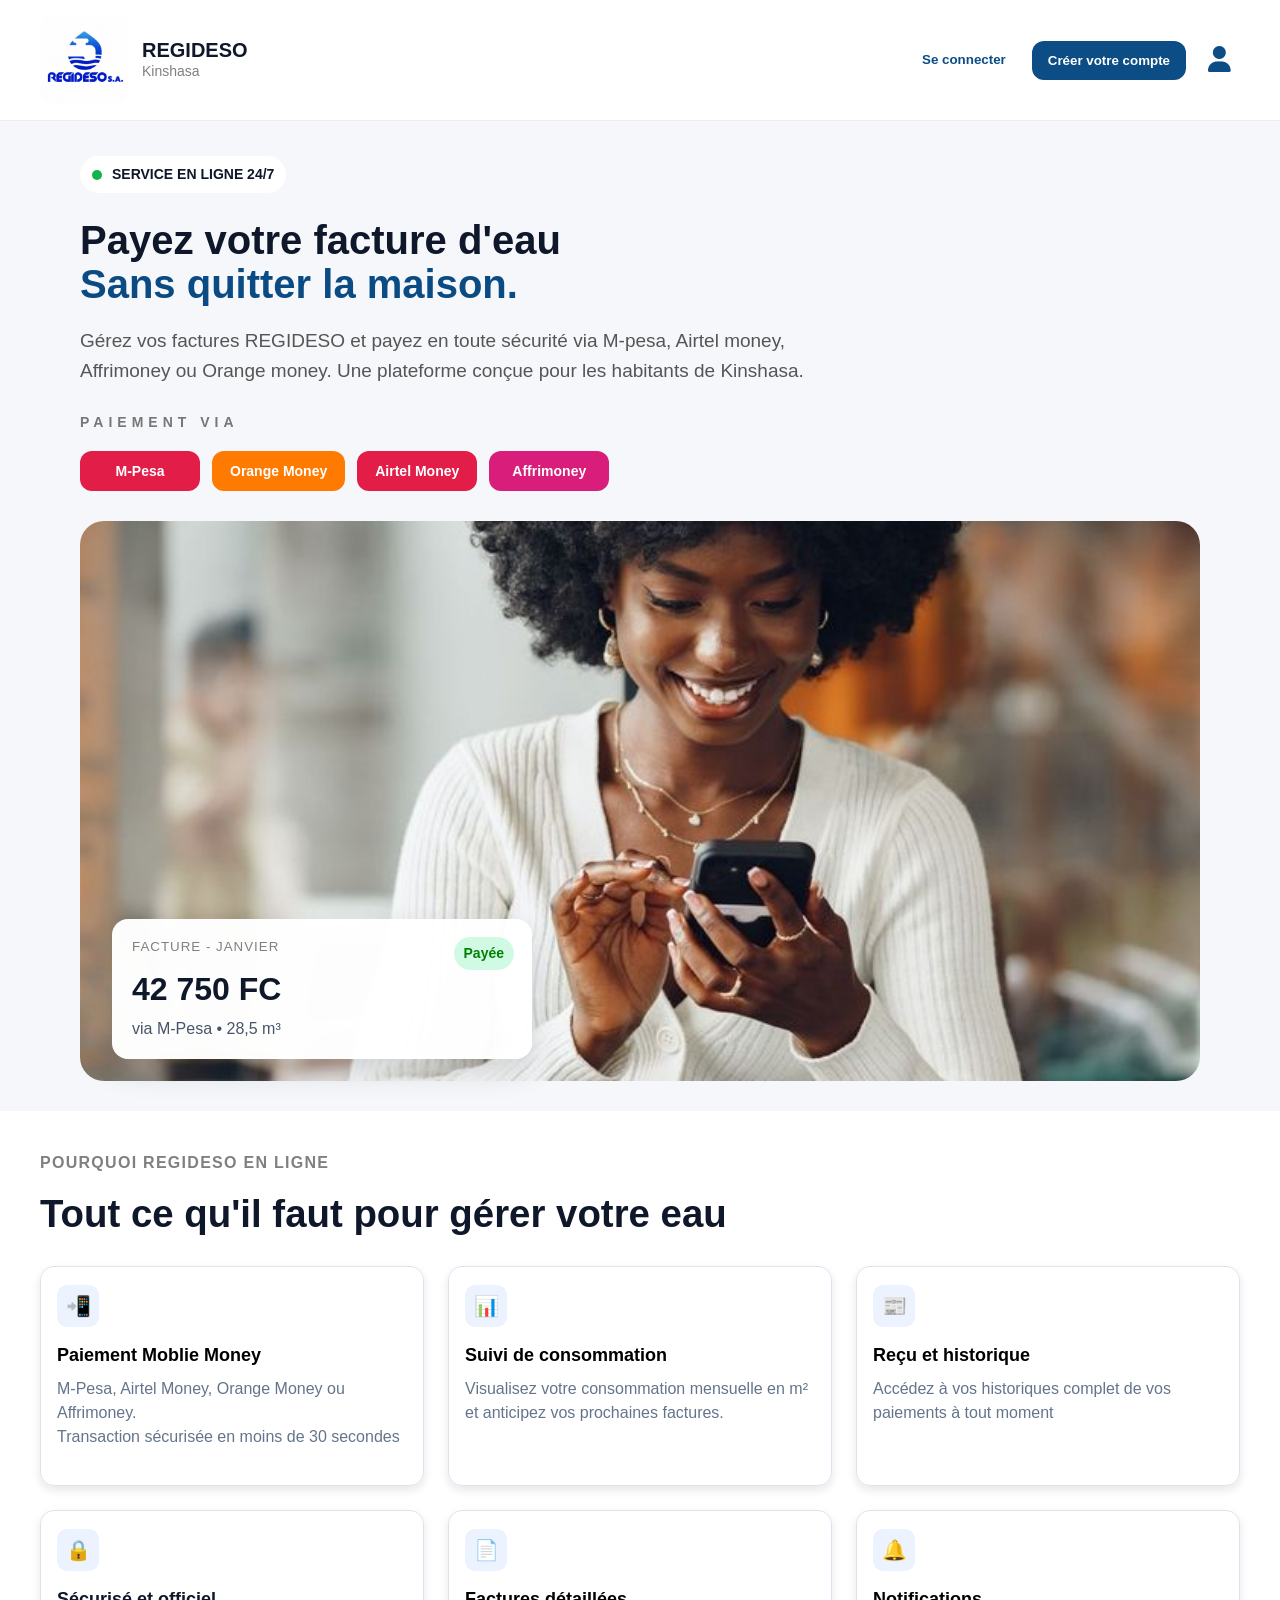
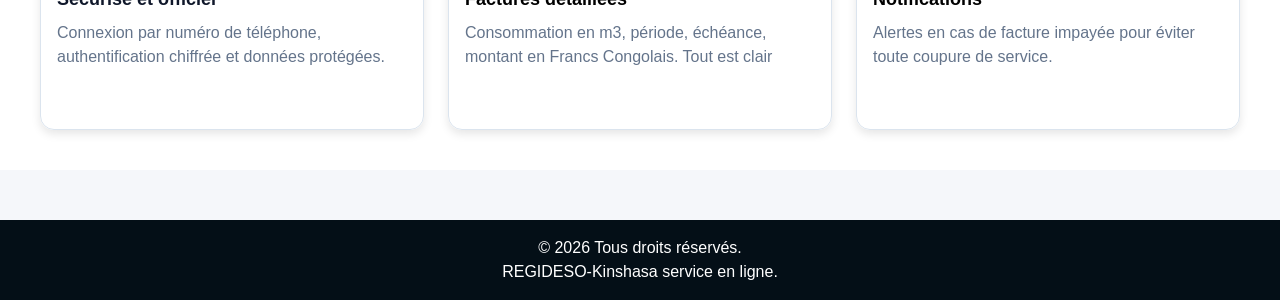
<file: index.html>
<!DOCTYPE html>
<html lang="fr">
<head>
    <meta charset="UTF-8">
    <meta name="viewport" content="width=device-width, initial-scale=1.0">
    <title>REGIDESO</title>
    <link rel="stylesheet" href="https://cdnjs.cloudflare.com/ajax/libs/font-awesome/6.5.2/css/all.min.css" crossorigin="anonymous" referrerpolicy="no-referrer" />
    <link rel="stylesheet" href="index.css">
    <!--Police-->
    <link rel="preconnect" href="https://fonts.googleapis.com">
    <link href="https://fonts.googleapis.com/css2?family=Inter:wght@4000;500;600;700;800&display=swap">
</head>
<body>
    <!--HEADER-->
    <header class="header">
        <div class="brand">
            <div class="logo-box">
                <img src="logoregi.jpg" alt="logo-icon">
            </div>
            <div class="brand-text">
                <h1>REGIDESO</h1>
                <span>Kinshasa</span>
            </div>
        </div>
        <div class="button-connexion">
            <button class="seconnecter"><a href="connexion.html">Se connecter</a></button>
            <button class="creer"><a href="connexion2.html">Créer votre compte</a></button>
            <a class="profile-link" href="profil.html" aria-label="Voir le profil"><i class="fa-solid fa-user"></i></a>
        </div>
    </header>

    <!--HERO-->
    <section class="corps">
        <div class="badge">
            <span class="green-dot"></span>
            SERVICE EN LIGNE 24/7
        </div>
        <h2>
            Payez votre facture d'eau
            <span>Sans quitter la maison.</span>
        </h2>
        <p class="description">
            Gérez vos factures REGIDESO et payez en toute sécurité via 
            M-pesa, Airtel money, Affrimoney ou Orange money.
            Une plateforme conçue pour les habitants de Kinshasa.
        </p>
        <div class="payment">
            <p>PAIEMENT VIA</p>
            <div class="payment-bouttons">
                <button class="mpesa">M-Pesa</button>
                <button class="orange money">Orange Money</button>
                <button class="airtel money">Airtel Money</button>
                <BUtton class="affrimoney">Affrimoney</BUtton>
            </div>          
        </div>
    </section>
    <!--IMAGE PRINCIPAL-->
    <section class="card-image">
        <img src="images woman.jpg" alt="previe-image">
        <div class="invoice-card">
            <div class="bill-card">
                <small>FACTURE - JANVIER</small>
                <h2>42 750 FC</h2>
                <P>via M-Pesa • 28,5 m³</P>
                <span class="paid">Payée</span>
            </div>
        </div>
    </section>
    <!--FEACTURES-->
    <section class="factures">
        <div class="factures-title">
            <h4>POURQUOI REGIDESO EN LIGNE</h4>
            <h2>Tout ce qu'il faut pour gérer votre eau</h2>
        </div>
        <div class="factures-grid">
            <div class="mobile-money">
                <a href="Paiement.html" class="card-link">
                    <div class="icon">📲</div>
                    <p>Paiement Moblie Money</p>
                    <p>M-Pesa, Airtel Money, Orange Money ou Affrimoney. <br>Transaction sécurisée en moins de 30 secondes</p>
                </a>
            </div>

            <div class="suivi-consommation">
                <a href="suivi.html" class="card-link">
                    <div class="icon">📊</div>
                    <p>Suivi de consommation</p>
                    <p>Visualisez votre consommation mensuelle en m² et anticipez vos prochaines factures.</p>
                </a>
            </div>

            <div class="recus-historique">
                <a href="Historique.html" class="card-link">
                    <div class="icon">📰</div>
                    <p>Reçu et historique</p>
                    <p>Accédez à vos historiques complet de vos paiements à tout moment</p>
                </a>
            </div>
             
            <div class="securise">
                <div class="icon">🔒</div>
                <p>Sécurisé et officiel</p>
                <p>Connexion par numéro de téléphone, authentification chiffrée et données protégées.</p>
            </div>

            <div class="facture">
                <a href="Facture.html" class="card-link">
                    <div class="icon">📄</div>
                    <p>Factures détaillées</p>
                    <p>Consommation en m3, période, échéance, montant en Francs Congolais. Tout est clair</p>
                </a>
            </div>

            <div class="notifications">
                <a href="Notification.html" class="card-link">
                    <div class="icon">🔔</div>
                    <p>Notifications</p>
                    <p>Alertes en cas de facture impayée pour éviter toute coupure de service.</p>
                </a>
            </div>
        </div>
    </section>

    <footer>
        <p>&copy; 2026 Tous droits réservés.</p>
        <p>REGIDESO-Kinshasa service en ligne.</p>
    </footer>
</body>
</html>
</file>
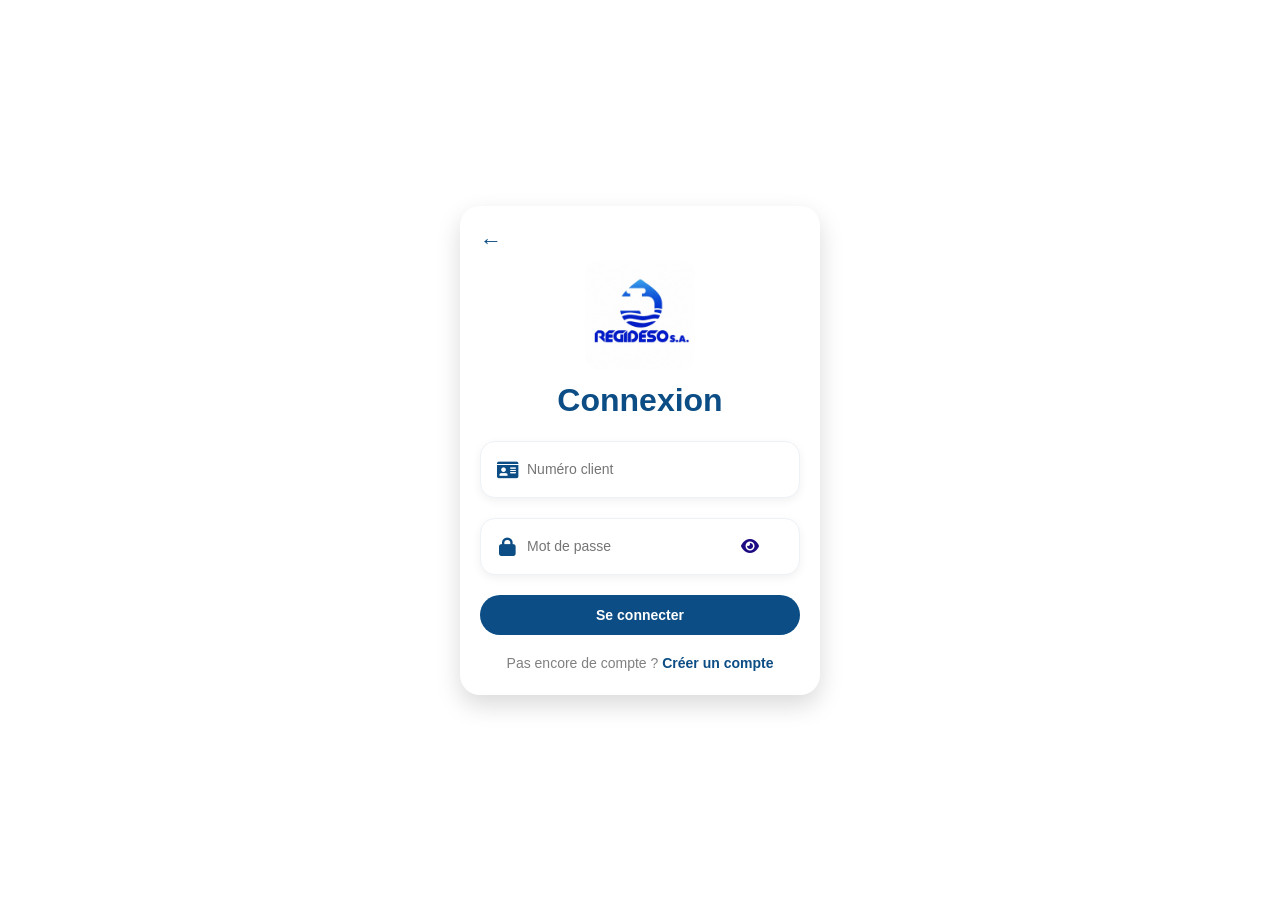
<file: connexion.html>
<!DOCTYPE html>
<html lang="fr">
<head>
    <meta charset="UTF-8">
    <meta name="viewport" content="width=device-width, initial-scale=1.0">
    <title>Connexion</title>
    <link rel="stylesheet" href="connexion.css">
    <link rel="stylesheet" href="https://cdnjs.cloudflare.com/ajax/libs/font-awesome/6.0.0/css/all.min.css">
</head>
<body class="login-container">
    <div class="login-card">
        <!--RETOUR-->
        <a href="index.html" class="back"> ←</a>
        <img src="logoregi.jpg" alt="Logo REGIDESO" class="brand-logo">
        <!--TITRE-->
        <h1>Connexion</h1>
        
        <!--FORMULAIRE-->
         <div class="input-box">
            <span><i class="fa-solid fa-id-card"></i></span>
            <input type="text" placeholder="Numéro client">
         </div>  
         
         <div class="input-box password-box">
            <span><i class="fa-solid fa-lock"></i></span>
            <div class="password-field">
                <input id="loginPassword" type="password" placeholder="Mot de passe">
                <button type="button" class="toggle-password" aria-label="Afficher le mot de passe">
                    <i class="fa-solid fa-eye"></i>
                </button>
            </div>
         </div>

         <button class="login-btn" type="button">
                Se connecter
         </button>
         <p class="bottom-text">
            Pas encore de compte ? 
         <a href="connexion2.html">Créer un compte</a>
         </p>
      </div>
    <script>
        document.querySelectorAll('.toggle-password').forEach(function (button) {
            button.addEventListener('click', function () {
                const input = button.parentElement.querySelector('input');
                if (!input) return;

                const isPassword = input.type === 'password';
                input.type = isPassword ? 'text' : 'password';

                const icon = button.querySelector('i');
                if (icon) {
                    icon.classList.toggle('fa-eye', !isPassword);
                    icon.classList.toggle('fa-eye-slash', isPassword);
                }
            });
        });
    </script>
</body>
</html>
</file>
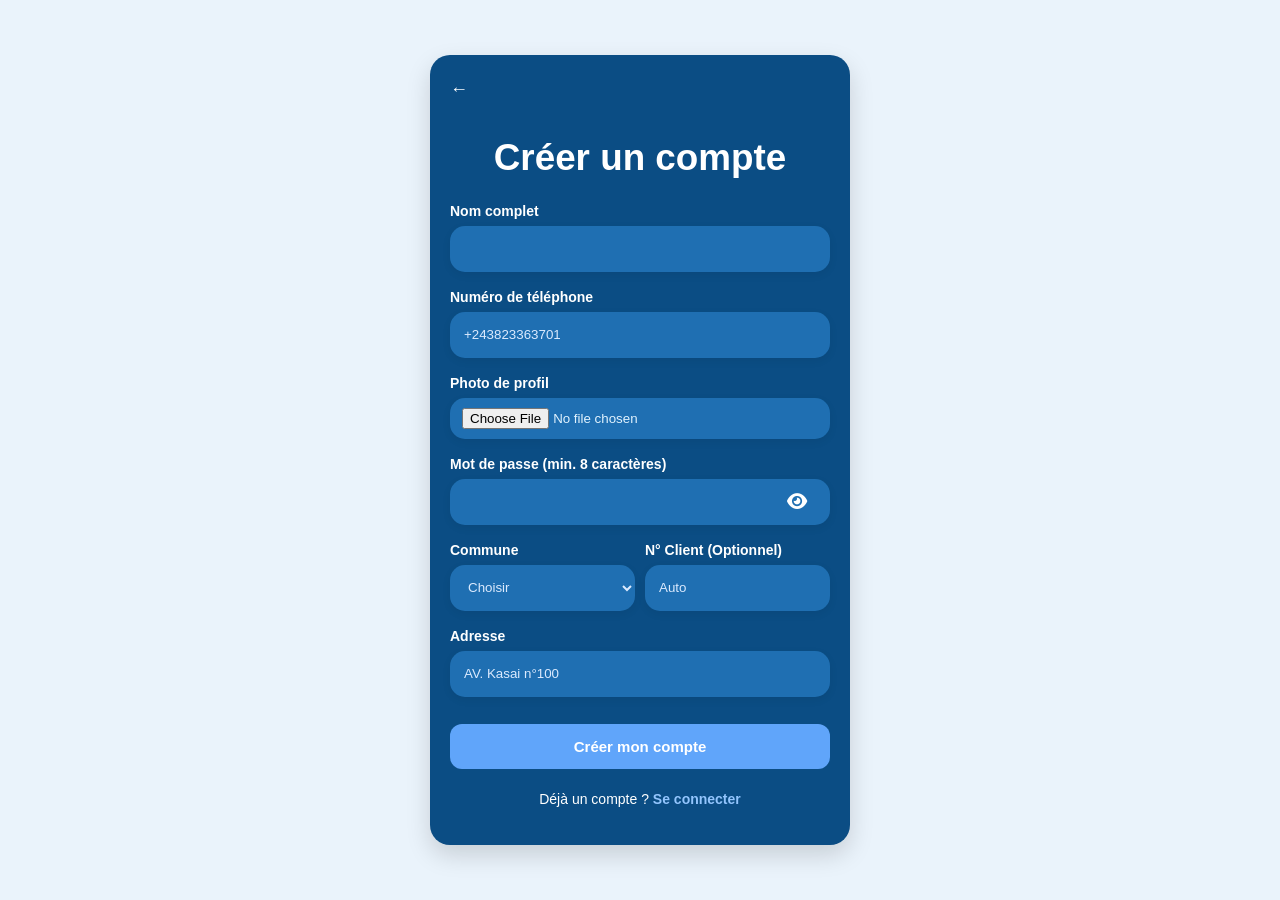
<file: connexion2.html>
<!DOCTYPE html>
<html lang="fr">
<head>
    <meta charset="UTF-8">
    <meta name="viewport" content="width=device-width, initial-scale=1.0">
    <title>Créer votre Compte</title>
    <link rel="stylesheet" href="connexion2.css">
    <link rel="stylesheet" href="https://cdnjs.cloudflare.com/ajax/libs/font-awesome/6.0.0/css/all.min.css">
</head>
<body class="register-body">
    <div class="register-container">
        <!--RETOUR-->
        <a href="index.html" class="back-link">←</a>
        <!--TITRE-->
        <h1>Créer un compte</h1>

        <!--FORMULAIRE-->
        <form class="register-form" id="registerForm">
           
            <!--NOM-->
            <label for="fullName">Nom complet</label>
            <input id="fullName" type="text" required>

            <!--TELEPHONE-->
            <label for="phone">Numéro de téléphone</label>
            <input id="phone" type="tel" placeholder="+243823363701" required>

             <!--PHOTO-->
            <label for="userPhoto">Photo de profil</label>
            <input id="userPhoto" type="file" accept="image/*" class="file-input">




            <!--PASSWORD-->
            <label for="password">Mot de passe (min. 8 caractères)</label>
            <div class="password-toggle-wrap">
                <input id="password" type="password" required>
                <button type="button" class="toggle-password" aria-label="Afficher le mot de passe">
                    <i class="fa-solid fa-eye"></i>
                </button>
            </div>
       
            <!--LIGNE DOUBLE-->
            <div class="double-fields">
                <div class="field">
                    <label for="commune">Commune</label>
                    <select id="commune" required>
                        <option value="">Choisir</option>
                        <option>Bandalungwa</option>
                        <option>Barumbu</option>
                        <option>Bumbu</option>
                        <option>Gombe</option>
                        <option>Kalamu</option>
                        <option>Kas-vubu</option>
                        <option>Kimbaseke</option>
                        <option>Kinshasa</option>
                        <option>Kintambo</option>
                        <option>Kisenso</option>
                        <option>Lemba</option>
                        <option>Limete</option>
                        <option>Lingwala</option>
                        <option>Makala</option>
                        <option>Maluku</option>
                        <option>Masina</option>
                        <option>Matete</option>
                        <option>Mont-Ngafula</option>
                        <option>N'Djili</option>
                        <option>Ngaba</option>
                        <option>Ngaliema</option>
                        <option>Ngiri-Ngiri</option>
                        <option>N'Sele</option>
                        <option>Selembao</option>
                    </select>
                    </div>   
                    <div class="field">
                        <label for="counterNumber">N° Client (Optionnel)</label>
                        <input id="counterNumber" type="text" placeholder="Auto">
                    </div>                   
            </div>
            <!--ADRESSE-->
            <label for="address">Adresse</label>
            <input id="address" type="text" placeholder="AV. Kasai n°100" required>

            <!--BOUTON-->
            <button type="submit">Créer mon compte</button>
        </form>

        <script>
            const registerForm = document.getElementById('registerForm');

            registerForm.addEventListener('submit', function (event) {
                event.preventDefault();

                const fileInput = document.getElementById('userPhoto');
                const fullName = document.getElementById('fullName').value.trim();
                const phone = document.getElementById('phone').value.trim();
                const commune = document.getElementById('commune').value;
                const address = document.getElementById('address').value.trim();
                const counterNumber = document.getElementById('counterNumber').value.trim();
                const password = document.getElementById('password').value.trim();

                if (!fullName || !phone || !commune || !address || !password) {
                    alert('Veuillez remplir les informations obligatoires.');
                    return;
                }

                const saveUser = function (photoUrl) {
                    const user = {
                        fullName,
                        phone,
                        commune,
                        address,
                        counterNumber,
                        password,
                        photo: photoUrl || ''
                    };

                    localStorage.setItem('regidesoUser', JSON.stringify(user));
                    window.location.href = 'profil.html';
                };

                if (fileInput.files && fileInput.files[0]) {
                    const reader = new FileReader();
                    reader.onload = function () {
                        saveUser(reader.result || '');
                    };
                    reader.readAsDataURL(fileInput.files[0]);
                } else {
                    saveUser('');
                }
            });
        </script>

        <script>
            document.querySelectorAll('.toggle-password').forEach(function (button) {
                button.addEventListener('click', function () {
                    const container = button.closest('.password-toggle-wrap');
                    const input = container ? container.querySelector('input') : null;
                    if (!input) return;

                    const isPassword = input.type === 'password';
                    input.type = isPassword ? 'text' : 'password';

                    const icon = button.querySelector('i');
                    if (icon) {
                        icon.classList.toggle('fa-eye', !isPassword);
                        icon.classList.toggle('fa-eye-slash', isPassword);
                    }
                });
            });
        </script>

        <!--BAS-->
        <p class="bottom-login">
            Déjà un compte ?
            <a href="connexion.html">Se connecter</a>
        </p>
    </div>   
</body>
</html>
</file>
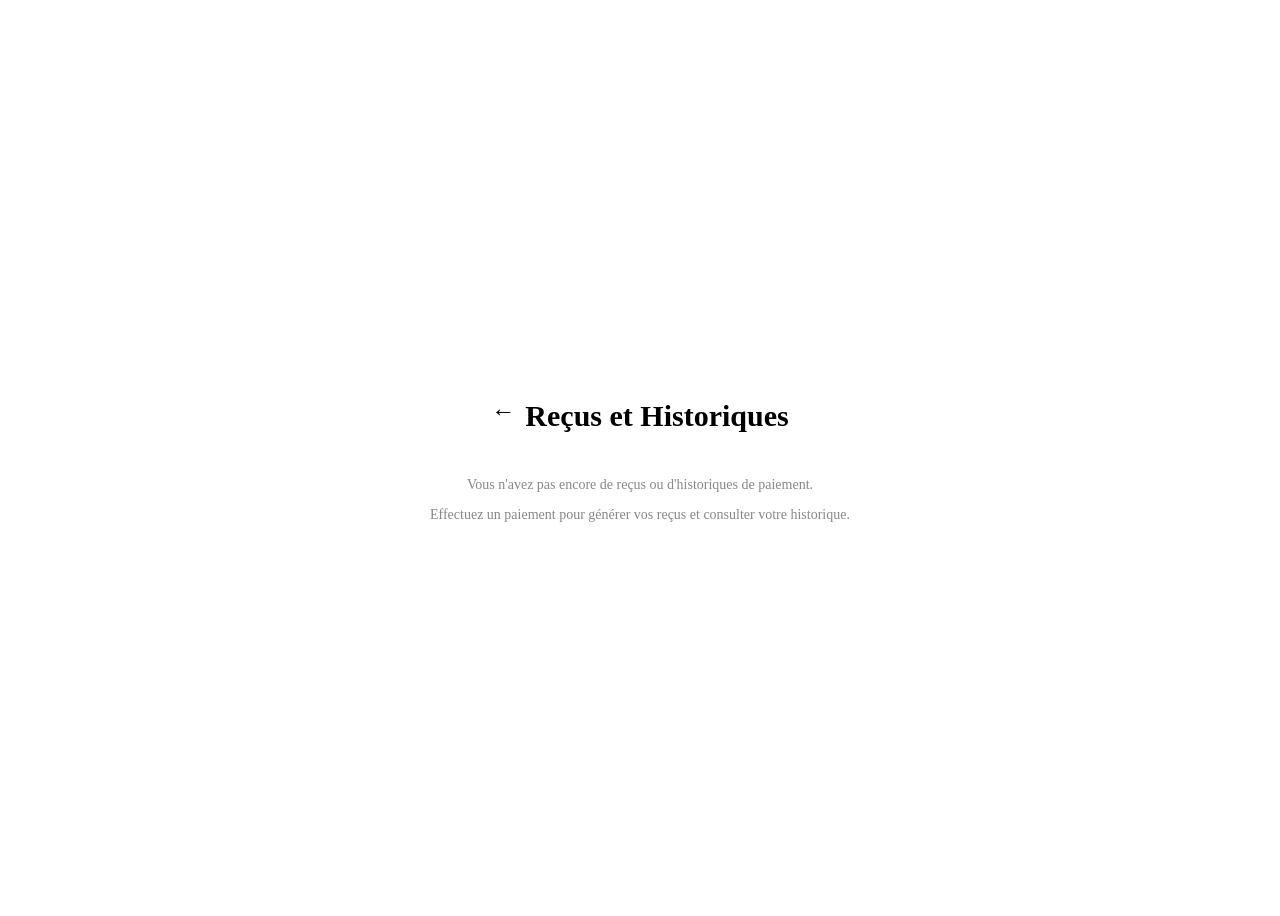
<file: Historique.html>
<!DOCTYPE html>
<html lang="fr">
<head>
    <meta charset="UTF-8">
    <meta name="viewport" content="width=device-width, initial-scale=1.0">
    <title>Reçus et historiques</title>
    <link rel="stylesheet" href="https://cdnjs.cloudflare.com/ajax/libs/font-awesome/6.4.0/css/all.min.css">

</head>
<style>
    .historique-container {
        display: flex;
        flex-direction: column;
        align-items: center;
        justify-content: center;
        height: 100vh;
        text-align: center;
    }
    .historique-header {
        display: flex;
        align-items: center;
        margin-bottom: 20px;
    }
    .historique-header a {
        text-decoration: none;
        color: #000;
        font-size: 24px;
        margin-right: 10px;
    }
    h1 {
        font-size: 30px;
        margin-bottom: 10px;
    }
    p {
        color: #888;
        font-size: 14px;
        text-align: center;
    }
</style>
<body>
    <div class="historique-container">
        <div class="historique-header">
            <a href="index.html" class="retour">←</a>
            <h1>Reçus et Historiques</h1>
        </div>
        <div class="historique-content">
            <p>Vous n'avez pas encore de reçus ou d'historiques de paiement.</p>
            <p>Effectuez un paiement pour générer vos reçus et consulter votre historique.</p>
        </div>
</body>
</html>
</file>
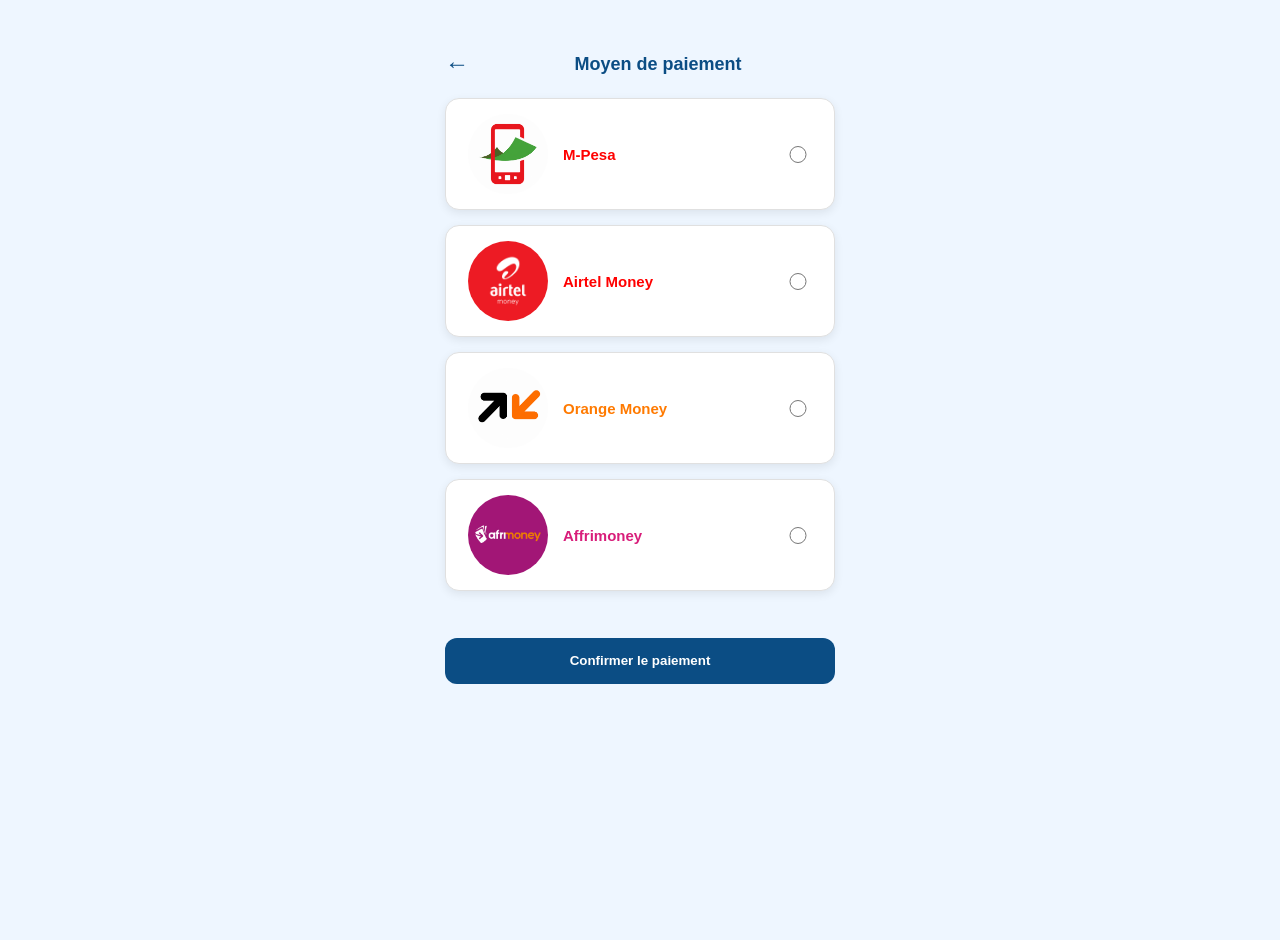
<file: Paiement.html>
<!DOCTYPE html>
<html lang="fr">
<head>
    <meta charset="UTF-8">
    <meta name="viewport" content="width=device-width, initial-scale=1.0">
    <title>Paiement</title>
    <link rel="stylesheet" href="Paiement.css">
    <link rel="stylesheet" href="https://cdnjs.cloudflare.com/ajax/libs/font-awesome/6.0.0/css/all.min.css">
</head>
<body>
   <div class="paiement-page">
        <div class="paiement-header">
            <a href="index.html" class="retour">←</a>
            
            <p>Moyen de paiement</p>
        </div>
        <form class="moyens-paiement" id="paymentForm">
            <label class="moyen">
                <div class="info-reseau">
                    <img width="100" src="mpesa.png" alt="M-Pesa">
                    <strong class="mpesa">M-Pesa</strong>
                </div>
                <input type="radio" name="paiement" value="M-Pesa">
            </label>

            <label class="moyen">
                <div class="info-reseau">
                    <img width="100" height="100" src="airtelmoney.jpg" alt="Airtel Money">
                    <strong class="airtel">Airtel Money</strong>
                </div>
                <input type="radio" name="paiement" value="Airtel Money">
            </label>

            <label class="moyen">
                <div class="info-reseau">
                    <img width="100" height="100" src="orangemoney.png" alt="Orange Money">
                    <strong class="orange">Orange Money</strong>
                </div>
                <input type="radio" name="paiement" value="Orange Money">
            </label>

            <label class="moyen">
                <div class="info-reseau">
                    <img width="100px" src="affrimoney.jpg" alt="Affrimoney">
                    <strong class="affrimoney">Affrimoney</strong>
                </div>
                <input type="radio" name="paiement" value="Affrimoney">
            </label>

            <button class="btn-suivant" type="submit">Confirmer le paiement</button>
        </form>

        <script>
            const paymentForm = document.getElementById('paymentForm');
            const serviceInputs = document.querySelectorAll('input[name="paiement"]');

            paymentForm.addEventListener('submit', function (event) {
                event.preventDefault();

                const chosenService = document.querySelector('input[name="paiement"]:checked');

                if (!chosenService) {
                    alert('Veuillez choisir un moyen de paiement.');
                    return;
                }

                const serviceValue = encodeURIComponent(chosenService.value);
                window.location.href = 'souscription.html?service=' + serviceValue;
            });
        </script>

   </div>
</body>
</html>
</file>
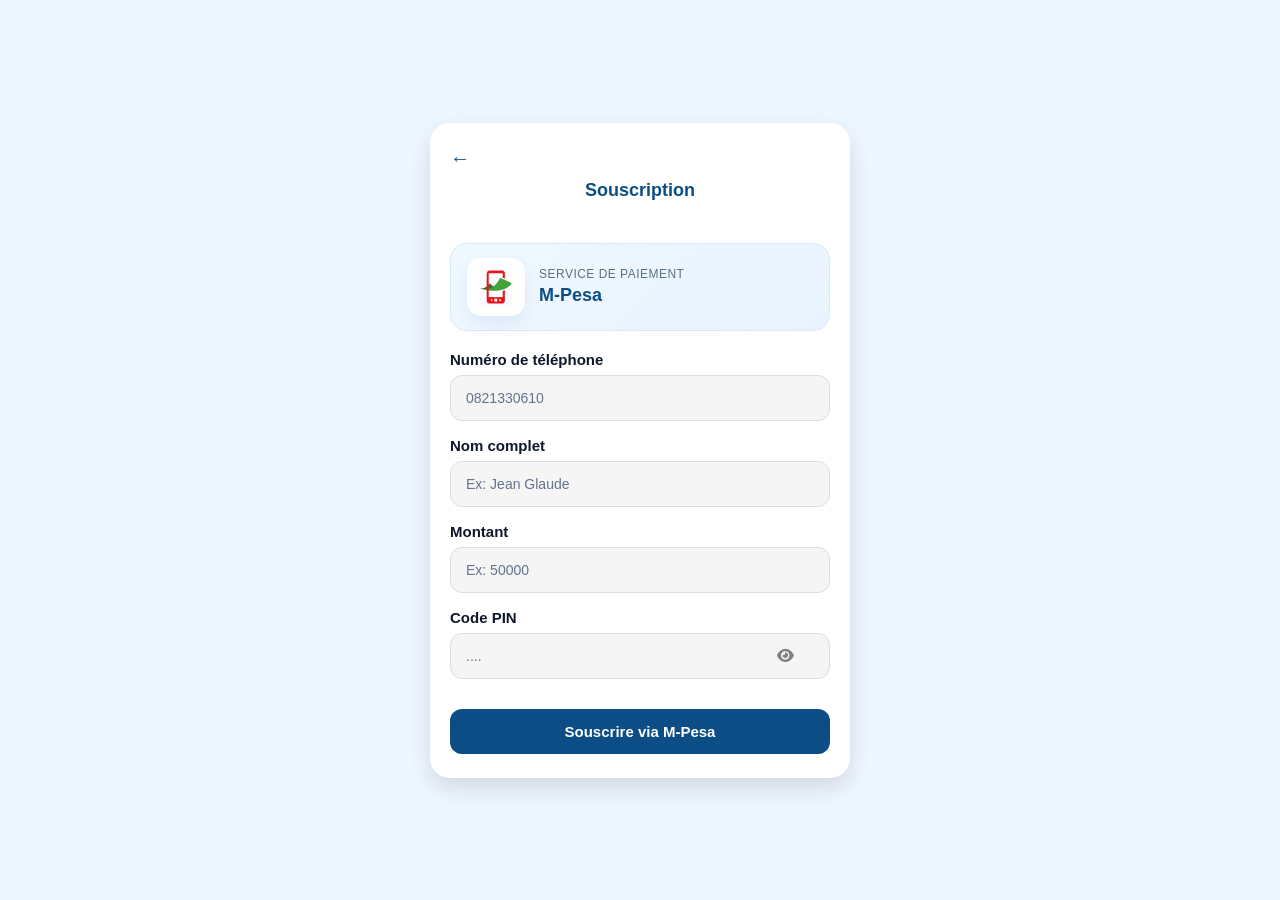
<file: souscription.html>
<!DOCTYPE html>
<html lang="fr">
<head>
    <meta charset="UTF-8">
    <meta name="viewport" content="width=device-width, initial-scale=1.0">
    <title>Souscription</title>
    <link rel="stylesheet" href="souscription.css">
    <link rel="stylesheet" href="https://cdnjs.cloudflare.com/ajax/libs/font-awesome/6.0.0/css/all.min.css">

</head>
<body>
    <div class="container">
        <a href="Paiement.html">←</a>
        <p>Souscription</p>

        <div class="service-card" id="serviceCard">
            <div class="service-logo-wrap">
                <img id="serviceLogo" src="mpesa.png" alt="Logo du service choisi">
            </div>
            <div class="service-info">
                <span>Service de paiement</span>
                <strong id="selectedServiceName">M-Pesa</strong>
            </div>
        </div>

        <form class="souscription-form">
            <label>Numéro de téléphone</label>
            <input type="text" placeholder="0821330610">

            <label>Nom complet</label>
            <input type="text" placeholder="Ex: Jean Glaude">

            <label>Montant</label>
            <input type="number" placeholder="Ex: 50000">

            <label>Code PIN</label>
            <div class="pin">
                <input id="pinInput" type="password" placeholder="....">
                <button type="button" class="toggle-password" aria-label="Afficher le code PIN">
                    <i class="fa-solid fa-eye"></i>
                </button>
            </div>
            <button type="submit">Souscrire via <span id="buttonServiceName">M-Pesa</span></button>
        </form>
    </div>

    <script>
        const params = new URLSearchParams(window.location.search);
        const selectedService = params.get('service');
        const serviceName = document.getElementById('selectedServiceName');
        const buttonServiceName = document.getElementById('buttonServiceName');
        const serviceLogo = document.getElementById('serviceLogo');

        const serviceMap = {
            'M-Pesa': { label: 'M-Pesa', logo: 'mpesa.png' },
            'Airtel Money': { label: 'Airtel Money', logo: 'airtelmoney.jpg' },
            'Orange Money': { label: 'Orange Money', logo: 'orangemoney.png' },
            'Affrimoney': { label: 'Affrimoney', logo: 'affrimoney.jpg' }
        };

        const serviceText = selectedService ? decodeURIComponent(selectedService) : 'M-Pesa';
        const currentService = serviceMap[serviceText] || serviceMap['M-Pesa'];

        serviceName.textContent = currentService.label;
        buttonServiceName.textContent = currentService.label;
        serviceLogo.src = currentService.logo;
        serviceLogo.alt = 'Logo ' + currentService.label;

        document.querySelector('.toggle-password').addEventListener('click', function () {
            const input = document.getElementById('pinInput');
            const icon = this.querySelector('i');

            if (!input || !icon) return;

            const isPassword = input.type === 'password';
            input.type = isPassword ? 'text' : 'password';
            icon.classList.toggle('fa-eye', !isPassword);
            icon.classList.toggle('fa-eye-slash', isPassword);
        });
    </script>
</body>
</html>
</file>
<file: index.css>
*{
    margin: 0;
    padding: 0;
    box-sizing: border-box;
}

body{
   font-family: 'Inter', sans-serif;
   background: #f5f7fa;
   color: #0f172a;
   line-height: 1.5;
}

a{
   text-decoration: none;
}

button{
   font-family: inherit;
}

.header{
   width: 100%;
   background: white;
   padding: 16px 40px;
   display: flex;
   align-items: center;
   justify-content: space-between;
   border-bottom: 1px solid #eee;
   gap: 20px;
   margin-bottom: 35px;
}

.brand{
   display: flex;
   align-items: center;
   gap: 14px;
}

.logo-box{
   display: flex;
   align-items: center;
   justify-content: center;
}

.logo-box img{
   width: 88px;
   height: 88px;
   object-fit: cover;
   border-radius: 12px;
   display: block;
}

.brand-text{
   display: flex;
   flex-direction: column;
   justify-content: center;
}

.brand-text h1{
   font-size: 20px;
   font-weight: 800;
   line-height: 1.1;
}

.brand-text span{
   color: gray;
   font-size: 14px;
}

.button-connexion{
   display: flex;
   align-items: center;
   justify-content: flex-end;
   gap: 12px;
   flex-wrap: wrap;
   margin-left: auto;
}

.seconnecter,
.creer{
   border: none;
   cursor: pointer;
   transition: .3s;
}
.seconnecter:hover,
.creer:hover{
   transform: translateY(-2px);
}

.seconnecter{
   padding: 10px 14px;
   background: transparent;
   border-bottom: 2px solid transparent;
}

.seconnecter a{
   color: #0b4d84;
   font-weight: bold;
}

.seconnecter:hover{
   border-bottom-color: #0b4d84;
}

.creer{
   padding: 12px 16px;
   background: #0b4d84;
   color: white;
   border-radius: 12px;
}

.creer a{
   color: white;
   font-weight: bold;
}

.creer:hover{
   background: #083c6f;
}

.profile-link{
   display: inline-flex;
   align-items: center;
   justify-content: center;
   width: 42px;
   height: 42px;
   padding: 0;
   border-radius: 50%;
   background: transparent;
   color: #0b4d84;
   font-size: 26px;
   line-height: 1;
   transition: .3s;
}

.profile-link i{
   font-size: 26px;
}

.profile-link:hover{
   background: rgba(11, 77, 132, 0.08);
   transform: translateY(-1px);
}
.fa-user{
   font-size: 20px;
   color: #0b4d84;
}

.corps{
   padding: 0 40px 30px;
   max-width: 1200px;
   margin: 0 auto;
}

.badge{
   display: inline-flex;
   align-items: center;
   gap: 10px;
   background: white;
   padding: 8px 12px;
   border-radius: 50px;
   font-size: 14px;
   font-weight: 600;
   margin-bottom: 25px;
}

.green-dot{
   width: 10px;
   height: 10px;
   background: #11b44b;
   border-radius: 50px;
}

.corps h2 {
   font-size: 40px;
   line-height: 1.1;
   font-weight: 800;
   margin-bottom: 20px;
}

.corps h2 span{
   display: block;
   color: #0b4b84;
}

.description{
   max-width: 760px;
   font-size: 19px;
   color: #555;
   line-height: 1.6;
   margin-bottom: 25px;
}

.payment p{
   margin-bottom: 18px;
   letter-spacing: 5px;
   color: #777;
   font-size: 14px;
   font-weight: 600;
}

.payment-bouttons,
.payment-buttons{
   display: flex;
   flex-wrap: wrap;
   gap: 12px;
}

.payment-bouttons button,
.payment-buttons button{
   border: none;
   color: white;
   padding: 12px 18px;
   border-radius: 12px;
   font-size: 14px;
   font-weight: 700;
   cursor: pointer;
}

.mpesa,
.orange,
.airtel,
.affrimoney{
   display: inline-flex;
   align-items: center;
   justify-content: center;
   min-width: 120px;
}

.mpesa{
   background: #e11d48;
}

.orange{
   background: #ff7a00;
}

.airtel{
   background: #e11d48;
}

.affrimoney{
   background: #d81d7a;
}

.card-image{
   position: relative;
   max-width: 1200px;
   margin: 0 auto;
   padding: 0 40px 30px;
}

.card-image img{
   width: 100%;
   height: 560px;
   object-fit: cover;
   border-radius: 24px;
   display: block;
}

.bill-card{
   position: absolute;
   left: 72px;
   bottom: 52px;
   background: rgba(255, 255, 255, 0.98);
   padding: 18px 20px;
   border-radius: 16px;
   width: min(420px, calc(100% - 100px));
   box-shadow: 0 12px 30px rgba(0, 0, 0, 0.15);
}

.bill-card small{
   color: gray;
   display: block;
   margin-bottom: 8px;
   letter-spacing: 1px;
}

.bill-card h2{
   margin-top: 0;
   font-size: 32px;
   margin-bottom: 4px;
}

.bill-card p{
   color: #475569;
   margin: 0;
}

.paid{
   position: absolute;
   top: 18px;
   right: 18px;
   background: #d1fae5;
   color: green;
   font-weight: bold;
   border-radius: 999px;
   padding: 6px 10px;
   font-size: 14px;
}

.factures{
   width: 100%;
   background: white;
   padding: 40px 40px 0;
}

.factures-title,
.factures-grid{
   max-width: 1200px;
   margin: 0 auto;
}

.factures-title{
   margin-bottom: 24px;
}

.factures-title h4{
   font-weight: 800;
   color: gray;
   letter-spacing: 0.08em;
   margin-bottom: 10px;
}

.factures-title h2{
   font-size: clamp(28px, 3vw, 40px);
   font-weight: 800;
}

.factures-grid{
   display: grid;
   grid-template-columns: repeat(3, minmax(0, 1fr));
   gap: 24px;
   padding-bottom: 40px;
}

.card-link{
   color: black;
   display: block;
}

.mobile-money,
.suivi-consommation,
.recus-historique,
.securise,
.facture,
.notifications{
   height: 220px;
   border: 1px solid #dbe4ee;
   border-radius: 14px;
   box-shadow: 0 4px 10px rgba(0, 0, 0, 0.1);
   padding: 18px 16px;
   line-height: 1.5;
   transition: all 0.3s ease;
}

.mobile-money:hover,
.suivi-consommation:hover,
.recus-historique:hover,
.securise:hover,
.facture:hover,
.notifications:hover{
   box-shadow: 0 12px 25px rgba(0, 0, 0, 0.15);
   transform: translateY(-2px);
}

.mobile-money p:first-of-type,
.suivi-consommation p:first-of-type,
.recus-historique p:first-of-type,
.securise p:first-of-type,
.facture p:first-of-type,
.notifications p:first-of-type{
   font-weight: bold;
   font-size: 18px;
   margin-bottom: 8px;
}

.mobile-money p:last-of-type,
.suivi-consommation p:last-of-type,
.recus-historique p:last-of-type,
.securise p:last-of-type,
.facture p:last-of-type,
.notifications p:last-of-type{
   color: #64748b;
}

.icon{
   width: 42px;
   height: 42px;
   background: #edf2ff;
   display: flex;
   justify-content: center;
   align-items: center;
   border-radius: 10px;
   margin-bottom: 15px;
   font-size: 20px;
}

footer{
   width: 100%;
   background: #040f17;
   color: white;
   text-align: center;
   padding: 16px 12px;
   margin-top: 50px;
   font-size: 16px;
}

@media (max-width: 900px){
   .factures-grid{
       grid-template-columns: repeat(2, minmax(0, 1fr));
   }

   .card-image{
       padding: 0 20px 20px;
   }

   .bill-card{
       left: 40px;
   }
}

@media (max-width: 640px){
   .header{
       padding: 18px 20px;
       flex-wrap: wrap;
   }

   .brand{
       width: 100%;
       justify-content: flex-start;
   }

   .logo-box img{
       width: 64px;
       height: 64px;
   }

   .brand-text h1{
       font-size: 18px;
   }

   .button-connexion{
       width: 100%;
       justify-content: space-between;
       margin-left: 0;
       gap: 12px;
   }

   .seconnecter,
   .creer{
       padding: 10px 12px;
       font-size: 12px;
       flex: 1;
   }

   .creer{
       max-width: 220px;
   }

   .corps{
       padding: 0 20px 20px;
   }

   .corps h2{
       font-size: 32px;
   }

   .description{
       font-size: 16px;
   }

   .payment-bouttons,
   .payment-buttons{
       gap: 10px;
   }

   .payment-bouttons button,
   .payment-buttons button{
       flex: 1 1 calc(50% - 10px);
       min-width: 120px;
   }

   .card-image{
       padding: 0 12px 16px;
   }

   .card-image img{
       height: 370px;
       border-radius: 18px;
   }

   .bill-card{
       left: 20px;
       right: 20px;
       bottom: 28px;
       width: auto;
       padding: 14px 16px;
   }

   .bill-card h2{
       font-size: 20px;
   }

   .factures{
       padding: 28px 20px 0;
   }

   .factures-grid{
       grid-template-columns: 1fr;
       gap: 16px;
       padding-bottom: 28px;
   }

   .mobile-money,
   .suivi-consommation,
   .recus-historique,
   .securise,
   .facture,
   .notifications{
       min-height: 180px;
       height: auto;
   }
}
</file>
<file: connexion.css>
﻿*{
    margin: 0;
    padding: 0;
    box-sizing: border-box;
}

body{
    margin: 0;
    font-family: Arial, sans-serif;
    background: #eef6ff;
}

.login-container{
    min-height: 100vh;
    display: flex;
    align-items: center;
    justify-content: center;
    padding: 20px;
    background: transparent;
}

.login-card{
    width: min(100%, 360px);
    background: #fff;
    padding: 24px 20px;
    box-shadow: 0 10px 25px rgba(0, 0, 0, 0.15);
    border-radius: 20px;
    margin: auto;
}

.login-card h1{
    text-align: center;
    margin: 0 0 22px;
    color: #0b4d84;
}

.brand-logo{
    display: block;
    width: 110px;
    height: auto;
    margin: 0 auto 12px;
    border-radius: 16px;
}

.input-box{
    display: flex;
    align-items: center;
    gap: 10px;
    background: white;
    border-radius: 15px;
    padding: 18px 16px;
    margin-bottom: 20px;
    box-shadow: 0 3px 10px rgba(0, 0, 0, 0.06);
    border: 1px solid #edf2f7;
}

.input-box span{
    font-size: 19px;
    color: #0b4d84;
    display: inline-flex;
    align-items: center;
    justify-content: center;
    min-width: 20px;
}

.input-box input{
    border: none;
    outline: none;
    width: 100%;
    background: transparent;
    font-size: 14px;
}

.password-field {
    position: relative;
    display: flex;
    align-items: center;
    width: 100%;
}

.password-field input {
    width: 100%;
    padding-right: 36px;
}

.toggle-password {
    position: absolute;
    right: 18px;
    top: 50%;
    transform: translateY(-50%);
    border: none;
    background: transparent;
    color: #1d0b84;
    cursor: pointer;
    padding: 4px 6px;
    font-size: 16px;
    display: flex;
    align-items: center;
    justify-content: center;
    z-index: 2;
}

.login-btn{
    width: 100%;
    padding: 12px 10px;
    border: none;
    border-radius: 30px;
    background: #0b4d84;
    color: white;
    font-size: 14px;
    font-weight: bold;
    cursor: pointer;
    transition: 0.3s;
}

.login-btn:hover{
    background: #083760;
}

.bottom-text{
    text-align: center;
    margin-top: 20px;
    color: gray;
    font-size: 14px;
}

.bottom-text a{
    text-decoration: none;
    color: #0b4d84;
    font-weight: bold;
}

.back{
    display: inline-block;
    text-decoration: none;
    color: #0b4d84;
    margin-bottom: 8px;
    font-weight: bold;
    font-size: 22px;
    line-height: 1;
}

@media (max-width: 480px){
    .login-container{
        padding: 18px 14px;
    }

    .login-card{
        width: min(100%, 420px);
        padding: 22px 16px;
        border-radius: 22px;
    }

    .login-card h1{
        margin-bottom: 22px;
        font-size: 28px;
    }

    .input-box{
        padding: 15px 14px;
        margin-bottom: 18px;
    }

    .input-box span{
        font-size: 20px;
    }

    .input-box input{
        font-size: 16px;
    }

    .login-btn{
        padding: 15px 12px;
        font-size: 16px;
    }

    .bottom-text{
        font-size: 13px;
    }

    .back{
        font-size: 20px;
        margin-bottom: 16px;
    }
}

@media (max-width: 360px){
    .login-card{
        padding: 20px 14px;
    }

    .login-card h1{
        font-size: 26px;
    }

    .input-box{
        padding: 14px 12px;
    }

    .login-btn{
        font-size: 15px;
    }
}
</file>
<file: connexion2.css>
﻿*{
    box-sizing: border-box;
}

body{
    margin: 0;
    font-family: Arial, sans-serif;
    background-color: #f5f5f5;
}

.register-body{
    min-height: 100vh;
    display: flex;
    align-items: center;
    justify-content: center;
    padding: 20px;
    background: #eaf3fb;
    font-family: Arial, Helvetica, sans-serif;
}

.register-container{
    width: min(100%, 420px);
    margin: 0 auto;
    background: #0B4D84;
    padding: 24px 20px;
    border-radius: 20px;
    box-shadow: 0 10px 25px rgba(0, 0, 0, 0.15);
}

.back-link{
    display: inline-block;
    color: white;
    text-decoration: none;
    margin-bottom: 12px;
    font-size: 18px;
    font-weight: bold;
}

.register-container h1{
    color: white;
    text-align: center;
    margin-bottom: 24px;
    font-size: clamp(1.8rem, 4vw, 2.3rem);
}

.register-form label{
    color: white;
    font-weight: bold;
    margin-bottom: 7px;
    display: block;
    font-size: 14px;
}

.register-form input,
.register-form select{
    width: 100%;
    min-height: 46px;
    border: none;
    border-radius: 15px;
    padding: 12px 14px;
    margin-bottom: 17px;
    background: #1f6fb2;
    color: white;
    box-shadow: 0 3px 10px rgba(0, 0, 0, 0.06);
}

.register-form input[type="file"]{
    padding: 10px 12px;
    min-height: auto;
    color: #e0f2fe;
}

.register-form input::placeholder,
.register-form select {
    color: #dbeafe;
}

.password-toggle-wrap {
    position: relative;
}

.password-toggle-wrap input {
    padding-right: 45px;
}

.password-toggle-wrap .toggle-password {
    position: absolute;
    right: 18px;
    top: 20%;
    transform: translateY(-50%);
    border: none;
    background: transparent;
    color: white;
    cursor: pointer;
    font-size: 16px;
    padding: 6px;
    display: flex;
    align-items: center;
    justify-content: center;
    height: 30px;
    width: 30px;
    z-index: 2;
}

.password-toggle-wrap i {
    font-size: 18px;
}

.double-fields{
    display: flex;
    gap: 10px;
}

.field{
    flex: 1;
}

.register-form button{
    width: 100%;
    padding: 14px 10px;
    border: none;
    border-radius: 12px;
    background: #60a5fa;
    color: white;
    font-size: 15px;
    font-weight: bold;
    cursor: pointer;
    margin-top: 10px;
    transition: 0.3s;
}

.register-form button:hover{
    background: #3b82f6;
}

.bottom-login{
    text-align: center;
    margin-top: 22px;
    color: white;
    font-size: 14px;
}

.bottom-login a{
    color: #93c5fd;
    text-decoration: none;
    font-weight: bold;
}

@media (max-width: 560px){
    .register-body{
        padding: 18px 14px;
    }

    .register-container{
        padding: 22px 16px;
        width: min(100%, 420px);
    }

    .double-fields{
        display: block;
    }

    .register-container h1{
        font-size: 27px;
    }

    .register-form label{
        font-size: 13px;
    }

    .register-form input,
    .register-form select{
        min-height: 46px;
        font-size: 15px;
    }

    .register-form button{
        padding: 15px 12px;
        font-size: 16px;
    }

    .bottom-login{
        font-size: 13px;
    }
}

@media (max-width: 360px){
    .register-container{
        padding: 20px 14px;
    }

    .register-container h1{
        font-size: 25px;
    }

    .register-form button{
        font-size: 15px;
    }
}
</file>
<file: Paiement.css>
﻿*{
    margin: 0;
    padding: 0;
    box-sizing: border-box;
    font-family: Arial, sans-serif;
}

body{
    background: #eef6ff;
    display: flex;
    justify-content: center;
    align-items: center;
    min-height: 100vh;
    padding: 20px;
}

.paiement-page{
    width: min(100%, 430px);
    min-height: 100vh;
    margin: 0 auto;
    padding: 30px 20px 40px;
}

.paiement-header{
    display: flex;
    align-items: center;
    gap: 12px;
    margin-bottom: 20px;
}

p{
    margin: 0;
    width: 100%;
    text-align: center;
    font-weight: bold;
    color: #0b4d84;
    font-size: 18px;
}

a{
    text-decoration: none;
    font-weight: bold;
    font-size: larger;
}

.retour{
    display: inline-flex;
    align-items: center;
    justify-content: center;
    font-size: 24px;
    color: #0b4d84;
}

.moyens-paiement{
    display: flex;
    flex-direction: column;
    gap: 15px;
}

.moyen{
    width: 100%;
    min-height: 98px;
    padding: 15px 22px;
    display: flex;
    align-items: center;
    justify-content: space-between;
    background-color: #fff;
    border: 1px solid #e0e0e0;
    border-radius: 14px;
    box-shadow: 0px 3px 10px rgba(0, 0, 0, 0.08);
    cursor: pointer;
}

.info-reseau{
    display: flex;
    align-items: center;
    gap: 15px;
}

.info-reseau img{
    width: 80px;
    height: 80px;
    border-radius: 50%;
    object-fit: cover;
}

.info-reseau strong{
    font-size: 15px;
}

.mpesa{ color: red; }
.airtel{ color: red; }
.orange{ color: #ff7a00; }
.affrimoney{ color: #d81d7a; }

.moyen input[type="radio"]{
    width: 28px;
    height: 17px;
    accent-color: #0b4d84;
    cursor: pointer;
}

.btn-suivant{
    width: 100%;
    height: 46px;
    margin-top: 32px;
    border: none;
    border-radius: 12px;
    background-color: #0b4d84;
    color: #fff;
    display: block;
    text-align: center;
    line-height: 46px;
    font-weight: bold;
}

@media (max-width: 480px){
    body{
        padding: 14px;
    }

    .paiement-page{
        padding: 20px 14px 30px;
    }

    .paiement-header{
        margin-bottom: 16px;
    }

    .paiement-header p{
        font-size: 18px;
    }

    .moyen{
        min-height: 82px;
        padding: 12px 14px;
    }

    .info-reseau{
        gap: 10px;
    }

    .info-reseau img{
        width: 60px;
        height: 60px;
    }

    .info-reseau strong{
        font-size: 14px;
    }

    .moyen input[type="radio"]{
        width: 22px;
        height: 22px;
    }

    .btn-suivant{
        margin-top: 24px;
        height: 46px;
        line-height: 46px;
        font-size: 15px;
    }
}

@media (max-width: 360px){
    .paiement-header p{
        font-size: 17px;
    }

    .moyen{
        padding: 10px 12px;
    }

    .info-reseau img{
        width: 52px;
        height: 52px;
    }
}
</file>
<file: souscription.css>
﻿*{
    margin: 0;
    padding: 0;
    box-sizing: border-box;
    font-family: Arial, sans-serif;
}

body{
    background: #eef6ff;
    display: flex;
    justify-content: center;
    align-items: center;
    min-height: 100vh;
    padding: 20px;
}

.container{
    width: min(100%, 420px);
    background: white;
    padding: 24px 20px;
    border-radius: 20px;
    box-shadow: 0 10px 25px rgba(0, 0, 0, 0.12);
}

a{
    text-decoration: none;
    font-weight: bold;
    color: #0b4d84;
    font-size: 20px;
}

p{
    text-align: center;
    margin-bottom: 24px;
    color: #0b4d84;
    padding: 10px 8px 18px;
    font-size: 18px;
    font-weight: bold;
}

.service-card {
    display: flex;
    align-items: center;
    gap: 14px;
    padding: 14px 16px;
    border-radius: 16px;
    background: linear-gradient(135deg, #f0f8ff, #e9f3ff);
    border: 1px solid #d7e9ff;
    margin-bottom: 20px;
}

.service-logo-wrap {
    width: 58px;
    height: 58px;
    border-radius: 14px;
    background: white;
    display: flex;
    align-items: center;
    justify-content: center;
    overflow: hidden;
    box-shadow: 0 8px 18px rgba(11, 77, 132, 0.08);
}

.service-logo-wrap img {
    width: 44px;
    height: 44px;
    object-fit: contain;
}

.service-info {
    display: flex;
    flex-direction: column;
    gap: 4px;
}

.service-info span {
    font-size: 12px;
    color: #5b7286;
    text-transform: uppercase;
    letter-spacing: 0.04em;
}

.service-info strong {
    color: #0b4d84;
    font-size: 18px;
}

label{
    display: block;
    margin-bottom: 7px;
    margin-top: 16px;
    font-size: 15px;
    font-weight: bold;
    color: #0f172a;
}

input{
    width: 100%;
    min-height: 46px;
    border: 1px solid #ddd;
    border-radius: 12px;
    padding: 12px 15px;
    background: #f5f5f5;
    font-size: 15px;
    outline: none;
}

input::placeholder{
    color: #64748b;
    font-size: 14px;
}

input:focus{
    border: 2px solid #0b4d84;
    background: #fff;
}

.pin{
    position: relative;
    display: flex;
    align-items: center;
}

.pin input{
    width: 100%;
    padding-right: 45px;
}

.pin .toggle-password {
    position: absolute;
    right: 30px;
    transform: translateY(-50%);
    border: none;
    background: transparent;
    color: gray;
    cursor: pointer;
    padding: 6px;
    display: flex;
    align-items: center;
    justify-content: center;
    height: 30px;
    width: 30px;
    z-index: 2;
}

button{
    width: 100%;
    background: #0b4d84;
    color: white;
    margin-top: 30px;
    padding: 14px 12px;
    border: none;
    border-radius: 12px;
    font-size: 15px;
    font-weight: bold;
    cursor: pointer;
}

@media (max-width: 480px){
    body{
        padding: 14px;
    }

    .container{
        width: min(100%, 420px);
        padding: 18px 14px;
    }

    p{
        padding: 10px 8px 18px;
        font-size: 17px;
    }

    label{
        font-size: 14px;
    }

    input{
        min-height: 46px;
        font-size: 16px;
    }

    button{
        margin-top: 24px;
        padding: 15px 12px;
        font-size: 16px;
    }
}

@media (max-width: 360px){
    .container{
        padding: 16px 12px;
    }

    p{
        font-size: 16px;
    }

    button{
        font-size: 15px;
    }
}
</file>
